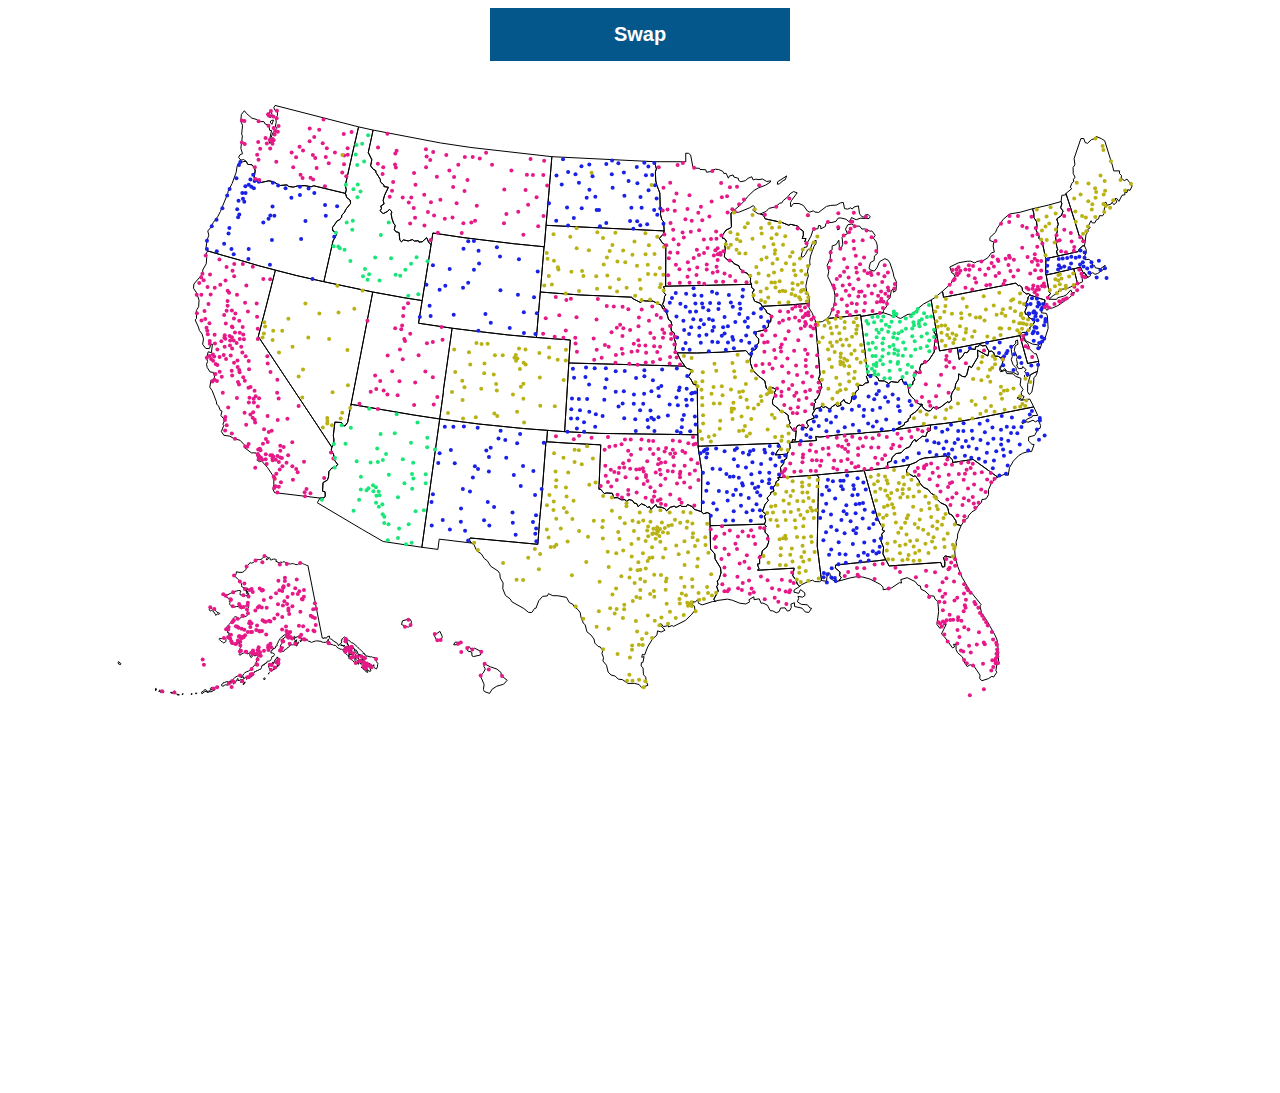
<file: examples/flights/index.html>
<!DOCTYPE html>
<html lang="en">
    <head>
        <meta charset="UTF-8">
        <title>DataVis - Assignment 3</title>
        
        <!-- Loading d3js version 5-->
        <script src="d3.v5.min.js"></script>
        <script src="forceGraph.js"></script>

        <link href="https://fonts.googleapis.com/css?family=Open+Sans:400,300" rel="stylesheet" type="text/css">
        <link href="https://fonts.googleapis.com/css?family=Raleway" rel="stylesheet" type="text/css">
        
        <!-- Loading style.css; use if needed -->
        <link rel="stylesheet" href="style.css">

    </head>

    <body>
        <div style="text-align: center;">
            <button id="swap">Swap</button>

            <div id="force-graph" style="display:none;"></div>
            <div id="map"></div>
        </div>


        <!-- loading the main javascript file; implement logic there -->
        <script src="main.js"></script>

    </body>
</html>
</file>
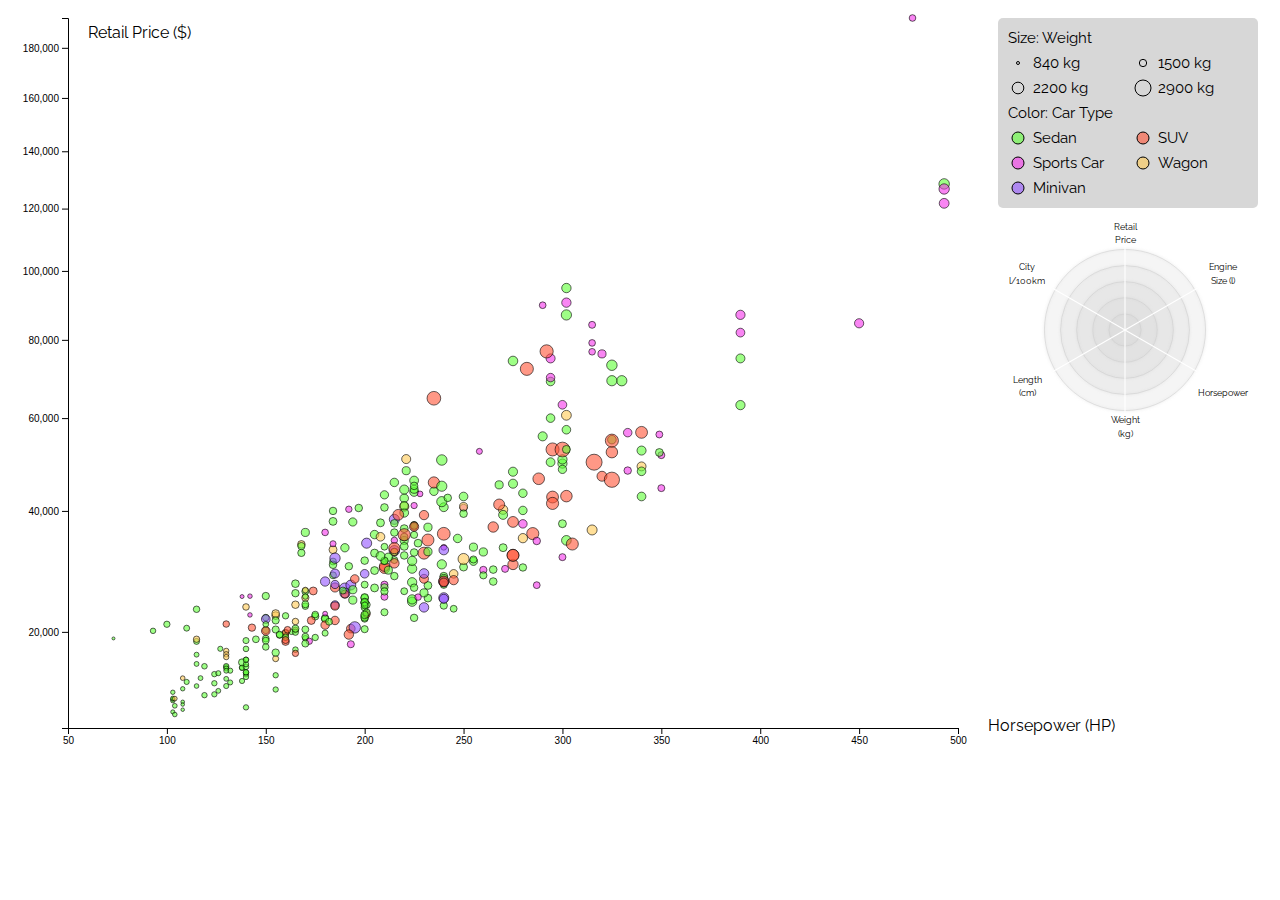
<file: examples/scatter/index.html>
<!DOCTYPE html>
<html lang="en">
    <head>
        <meta charset="UTF-8" />
        <title>DataVis - Assignment 2</title>

        <!-- Loading d3js version 5-->
        <script src="d3.v5.min.js"></script>
        <script src="radarChart.js"></script>

        <link href="https://fonts.googleapis.com/css?family=Open+Sans:400,300" rel="stylesheet" type="text/css">
        <link href="https://fonts.googleapis.com/css?family=Raleway" rel="stylesheet" type="text/css">

        <!-- Loading style.css; use if needed -->
        <link rel="stylesheet" href="style.css">
    </head>

    <body>
        <!-- YOUR SOLUTION GOES HERE-->
        <div id="scatterplot"></div>
        <div id="radarChart"></div>

        <!-- loading the main javascript file; implement logic there -->
        <script src="main.js"></script>
    </body>
</html>
</file>
<file: examples/flights/style.css>
body {
    height: 100%;
}

button {
    color: white;
    background-color: #04578B;
    padding: 15px;
    width: 300px;
    cursor: pointer;
    border: none;
    font-size: 20px;
    font-weight: bold;
    margin-bottom: 20px;
}

/* YOUR CSS CODE GOES HERE */
</file>
<file: examples/scatter/style.css>
body {
    height: 100%;
}

/* YOUR CSS CODE GOES HERE */

#scatterplot {
    position: absolute;
}

#radarChart {
    display: inline-flex;
    position: absolute;
    left:1000px;
    top:205px;
}
</file>
